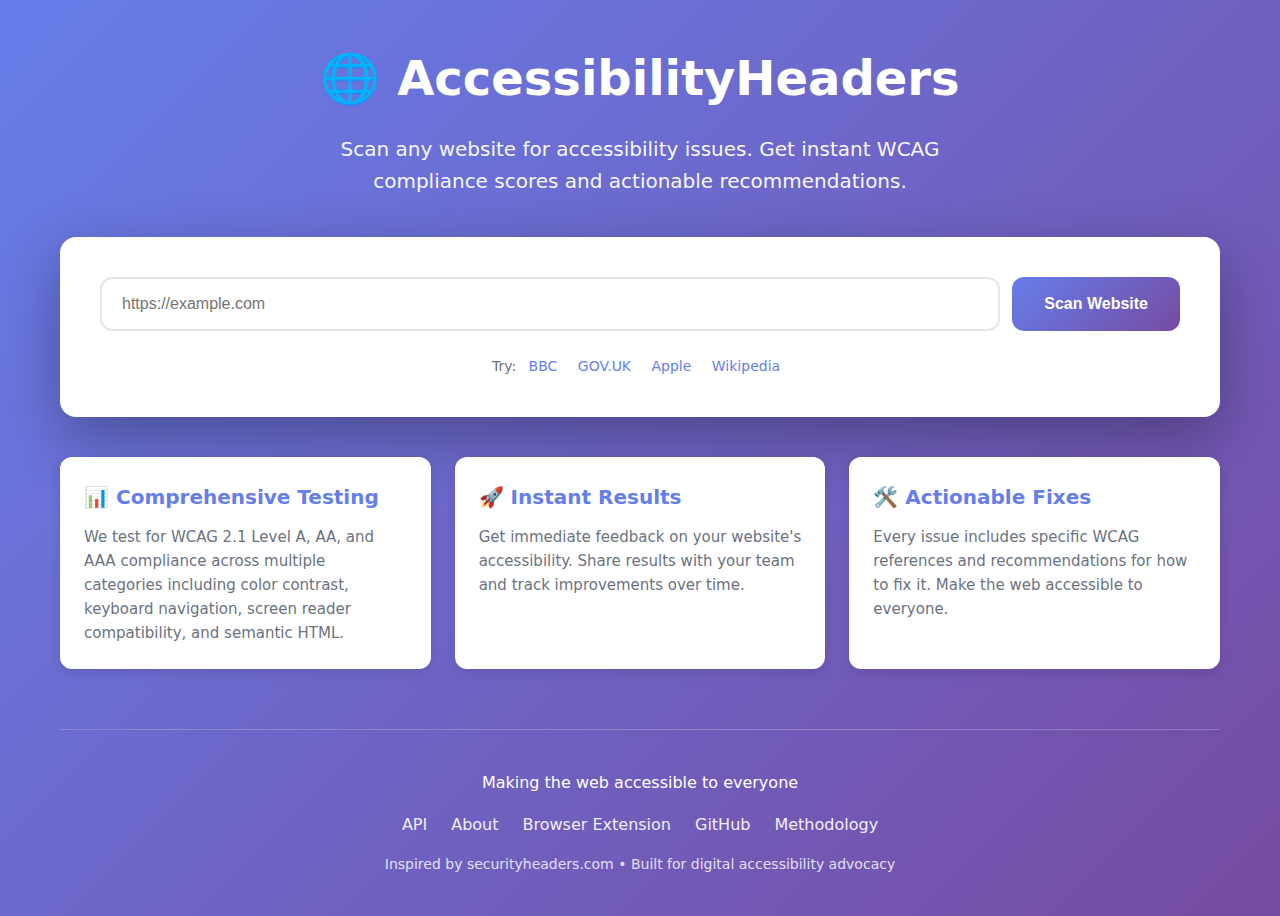
<file: accessibility-tools/dashboard/index.html>
<!DOCTYPE html>
<html lang="en">
<head>
  <meta charset="UTF-8">
  <meta name="viewport" content="width=device-width, initial-scale=1.0">
  <meta name="description" content="Scan any website for accessibility issues. Get instant WCAG compliance scores and actionable recommendations.">
  <title>AccessibilityHeaders.com - Scan Web Accessibility</title>
  <style>
    * {
      margin: 0;
      padding: 0;
      box-sizing: border-box;
    }

    body {
      font-family: system-ui, -apple-system, BlinkMacSystemFont, 'Segoe UI', sans-serif;
      line-height: 1.6;
      color: #1f2937;
      background: linear-gradient(135deg, #667eea 0%, #764ba2 100%);
      min-height: 100vh;
    }

    .container {
      max-width: 1200px;
      margin: 0 auto;
      padding: 40px 20px;
    }

    header {
      text-align: center;
      color: white;
      margin-bottom: 40px;
    }

    h1 {
      font-size: 48px;
      margin-bottom: 16px;
      font-weight: 700;
    }

    .subtitle {
      font-size: 20px;
      opacity: 0.95;
      max-width: 600px;
      margin: 0 auto;
    }

    .scanner-card {
      background: white;
      border-radius: 16px;
      padding: 40px;
      box-shadow: 0 20px 60px rgba(0, 0, 0, 0.3);
      margin-bottom: 40px;
    }

    .input-group {
      display: flex;
      gap: 12px;
      margin-bottom: 24px;
    }

    #urlInput {
      flex: 1;
      padding: 16px 20px;
      font-size: 16px;
      border: 2px solid #e5e7eb;
      border-radius: 12px;
      transition: all 0.2s;
    }

    #urlInput:focus {
      outline: none;
      border-color: #667eea;
      box-shadow: 0 0 0 3px rgba(102, 126, 234, 0.1);
    }

    .scan-btn {
      padding: 16px 32px;
      font-size: 16px;
      font-weight: 600;
      color: white;
      background: linear-gradient(135deg, #667eea 0%, #764ba2 100%);
      border: none;
      border-radius: 12px;
      cursor: pointer;
      transition: transform 0.2s;
    }

    .scan-btn:hover {
      transform: translateY(-2px);
    }

    .scan-btn:active {
      transform: translateY(0);
    }

    .scan-btn:disabled {
      opacity: 0.6;
      cursor: not-allowed;
      transform: none;
    }

    .example-sites {
      text-align: center;
      font-size: 14px;
      color: #6b7280;
    }

    .example-sites a {
      color: #667eea;
      text-decoration: none;
      margin: 0 8px;
    }

    .example-sites a:hover {
      text-decoration: underline;
    }

    #results {
      display: none;
    }

    .score-display {
      text-align: center;
      padding: 40px;
      background: linear-gradient(135deg, #f9fafb 0%, #e5e7eb 100%);
      border-radius: 12px;
      margin-bottom: 32px;
    }

    .score-circle {
      width: 200px;
      height: 200px;
      margin: 0 auto 24px;
      border-radius: 50%;
      display: flex;
      align-items: center;
      justify-content: center;
      flex-direction: column;
      font-size: 72px;
      font-weight: bold;
      position: relative;
      background: white;
      box-shadow: 0 4px 20px rgba(0, 0, 0, 0.1);
    }

    .score-number {
      display: block;
    }

    .score-label {
      font-size: 18px;
      font-weight: 600;
      text-transform: uppercase;
      letter-spacing: 1px;
      margin-top: 8px;
    }

    .score-excellent { color: #10b981; }
    .score-good { color: #3b82f6; }
    .score-fair { color: #f59e0b; }
    .score-poor { color: #ef4444; }
    .score-critical { color: #991b1b; }

    .wcag-compliance {
      display: flex;
      justify-content: center;
      gap: 16px;
      margin-top: 24px;
    }

    .wcag-badge {
      padding: 12px 24px;
      border-radius: 8px;
      font-weight: 600;
      font-size: 14px;
      text-transform: uppercase;
    }

    .wcag-pass {
      background: #d1fae5;
      color: #065f46;
    }

    .wcag-fail {
      background: #fee2e2;
      color: #991b1b;
    }

    .section {
      margin-bottom: 32px;
    }

    .section-header {
      display: flex;
      justify-content: space-between;
      align-items: center;
      margin-bottom: 16px;
      padding-bottom: 12px;
      border-bottom: 2px solid #e5e7eb;
    }

    .section-title {
      font-size: 24px;
      font-weight: 700;
    }

    .section-score {
      font-size: 32px;
      font-weight: bold;
    }

    .issue-list {
      display: flex;
      flex-direction: column;
      gap: 12px;
    }

    .issue-item {
      padding: 16px;
      background: #f9fafb;
      border-left: 4px solid;
      border-radius: 8px;
      transition: transform 0.2s;
    }

    .issue-item:hover {
      transform: translateX(4px);
    }

    .issue-critical { border-color: #ef4444; }
    .issue-serious { border-color: #f59e0b; }
    .issue-moderate { border-color: #3b82f6; }
    .issue-minor { border-color: #6b7280; }

    .issue-header {
      display: flex;
      justify-content: space-between;
      align-items: start;
      margin-bottom: 8px;
    }

    .issue-title {
      font-weight: 600;
      font-size: 16px;
    }

    .issue-severity {
      padding: 4px 12px;
      border-radius: 12px;
      font-size: 11px;
      font-weight: 700;
      text-transform: uppercase;
      background: #e5e7eb;
      color: #374151;
    }

    .issue-description {
      color: #6b7280;
      font-size: 14px;
      margin-bottom: 8px;
    }

    .issue-wcag {
      font-size: 12px;
      color: #9ca3af;
    }

    .share-section {
      text-align: center;
      padding: 24px;
      background: #f9fafb;
      border-radius: 12px;
      margin-top: 32px;
    }

    .share-url {
      background: white;
      padding: 12px 16px;
      border: 1px solid #e5e7eb;
      border-radius: 8px;
      font-family: monospace;
      font-size: 14px;
      margin: 16px 0;
      word-break: break-all;
    }

    .share-buttons {
      display: flex;
      justify-content: center;
      gap: 12px;
      margin-top: 16px;
    }

    .share-btn {
      padding: 8px 16px;
      border: 1px solid #e5e7eb;
      border-radius: 8px;
      background: white;
      cursor: pointer;
      font-size: 14px;
      transition: all 0.2s;
    }

    .share-btn:hover {
      background: #f9fafb;
      border-color: #667eea;
    }

    .footer {
      text-align: center;
      color: white;
      margin-top: 60px;
      padding-top: 40px;
      border-top: 1px solid rgba(255, 255, 255, 0.2);
    }

    .footer-links {
      display: flex;
      justify-content: center;
      gap: 24px;
      margin-top: 16px;
    }

    .footer-links a {
      color: white;
      text-decoration: none;
      opacity: 0.9;
    }

    .footer-links a:hover {
      opacity: 1;
      text-decoration: underline;
    }

    .info-grid {
      display: grid;
      grid-template-columns: repeat(auto-fit, minmax(300px, 1fr));
      gap: 24px;
      margin-top: 40px;
    }

    .info-card {
      background: white;
      padding: 24px;
      border-radius: 12px;
      box-shadow: 0 4px 12px rgba(0, 0, 0, 0.1);
    }

    .info-card h3 {
      font-size: 20px;
      margin-bottom: 12px;
      color: #667eea;
    }

    .info-card p {
      color: #6b7280;
      font-size: 15px;
    }

    .loading {
      text-align: center;
      padding: 40px;
    }

    .spinner {
      border: 4px solid #f3f4f6;
      border-top: 4px solid #667eea;
      border-radius: 50%;
      width: 48px;
      height: 48px;
      animation: spin 1s linear infinite;
      margin: 0 auto 16px;
    }

    @keyframes spin {
      0% { transform: rotate(0deg); }
      100% { transform: rotate(360deg); }
    }

    .recommendation-box {
      background: #eff6ff;
      border-left: 4px solid #3b82f6;
      padding: 16px;
      border-radius: 8px;
      margin-top: 12px;
    }

    .recommendation-box h4 {
      color: #1e40af;
      margin-bottom: 8px;
      font-size: 16px;
    }

    .recommendation-box p {
      color: #374151;
      font-size: 14px;
    }
  </style>
</head>
<body>
  <div class="container">
    <header>
      <h1>🌐 AccessibilityHeaders</h1>
      <p class="subtitle">
        Scan any website for accessibility issues. Get instant WCAG compliance scores and actionable recommendations.
      </p>
    </header>

    <div class="scanner-card">
      <div class="input-group">
        <input
          type="url"
          id="urlInput"
          placeholder="https://example.com"
          aria-label="Enter website URL to scan"
        />
        <button class="scan-btn" id="scanBtn" onclick="scanWebsite()">
          Scan Website
        </button>
      </div>
      <div class="example-sites">
        <span>Try:</span>
        <a href="#" onclick="scanExample('https://www.bbc.com'); return false;">BBC</a>
        <a href="#" onclick="scanExample('https://www.gov.uk'); return false;">GOV.UK</a>
        <a href="#" onclick="scanExample('https://www.apple.com'); return false;">Apple</a>
        <a href="#" onclick="scanExample('https://www.wikipedia.org'); return false;">Wikipedia</a>
      </div>
    </div>

    <div id="results"></div>

    <div class="info-grid">
      <div class="info-card">
        <h3>📊 Comprehensive Testing</h3>
        <p>
          We test for WCAG 2.1 Level A, AA, and AAA compliance across multiple categories including color contrast, keyboard navigation, screen reader compatibility, and semantic HTML.
        </p>
      </div>
      <div class="info-card">
        <h3>🚀 Instant Results</h3>
        <p>
          Get immediate feedback on your website's accessibility. Share results with your team and track improvements over time.
        </p>
      </div>
      <div class="info-card">
        <h3>🛠️ Actionable Fixes</h3>
        <p>
          Every issue includes specific WCAG references and recommendations for how to fix it. Make the web accessible to everyone.
        </p>
      </div>
    </div>

    <footer class="footer">
      <p>Making the web accessible to everyone</p>
      <div class="footer-links">
        <a href="#api">API</a>
        <a href="#about">About</a>
        <a href="#browser-extension">Browser Extension</a>
        <a href="https://github.com/accessibility-everywhere" target="_blank">GitHub</a>
        <a href="#methodology">Methodology</a>
      </div>
      <p style="margin-top: 16px; font-size: 14px; opacity: 0.8;">
        Inspired by securityheaders.com • Built for digital accessibility advocacy
      </p>
    </footer>
  </div>

  <script src="scanner.js"></script>
</body>
</html>
</file>
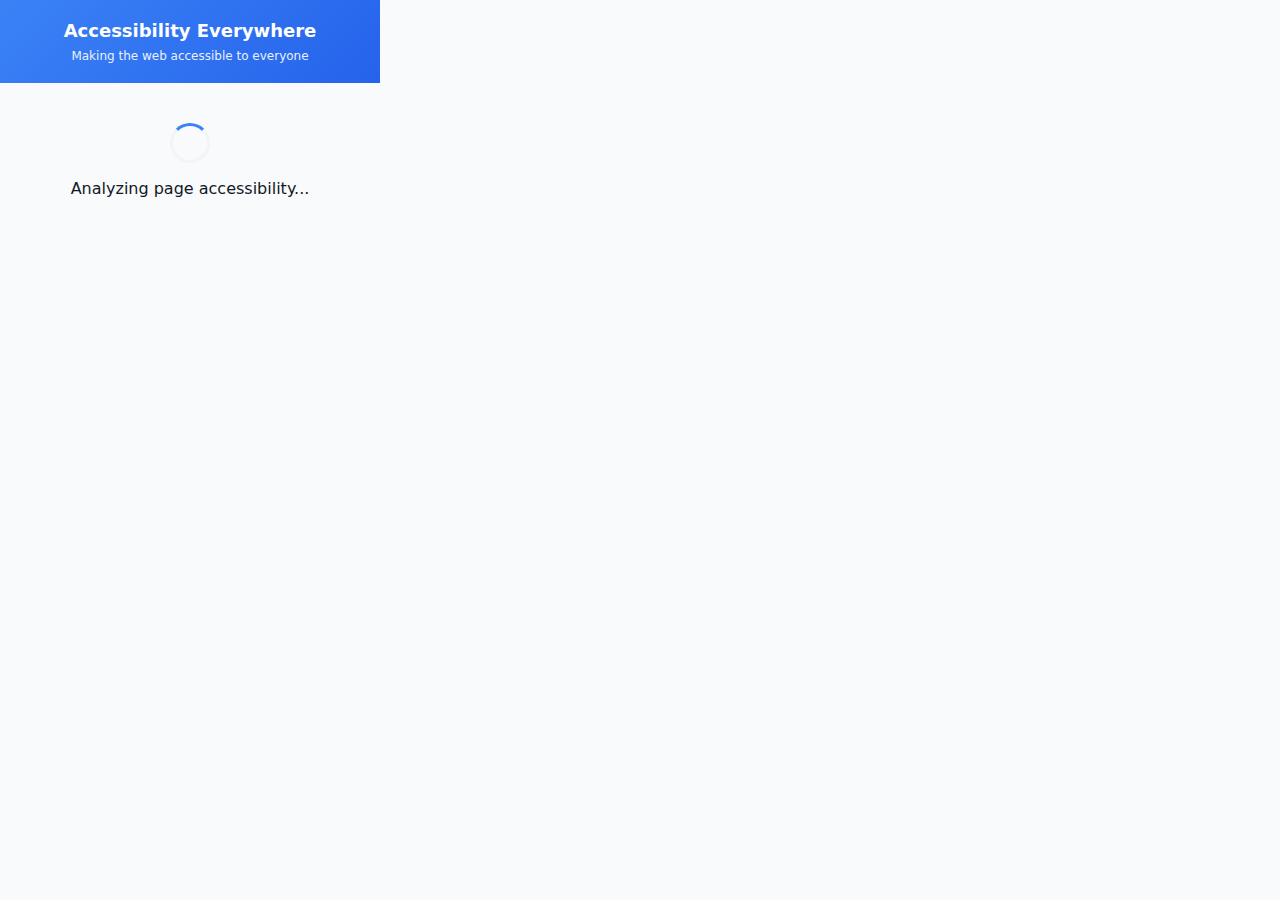
<file: accessibility-tools/browser-extension/popup.html>
<!DOCTYPE html>
<html lang="en">
<head>
  <meta charset="UTF-8">
  <meta name="viewport" content="width=device-width, initial-scale=1.0">
  <title>Accessibility Everywhere</title>
  <style>
    * {
      margin: 0;
      padding: 0;
      box-sizing: border-box;
    }

    body {
      width: 380px;
      font-family: system-ui, -apple-system, BlinkMacSystemFont, 'Segoe UI', sans-serif;
      background: #f9fafb;
      color: #111827;
    }

    .header {
      background: linear-gradient(135deg, #3b82f6 0%, #2563eb 100%);
      color: white;
      padding: 20px;
      text-align: center;
    }

    .header h1 {
      font-size: 18px;
      margin-bottom: 8px;
      font-weight: 600;
    }

    .header p {
      font-size: 12px;
      opacity: 0.9;
    }

    .score-container {
      background: white;
      margin: 16px;
      padding: 20px;
      border-radius: 12px;
      box-shadow: 0 1px 3px rgba(0, 0, 0, 0.1);
      text-align: center;
    }

    .score-circle {
      width: 120px;
      height: 120px;
      margin: 0 auto 16px;
      border-radius: 50%;
      display: flex;
      align-items: center;
      justify-content: center;
      font-size: 48px;
      font-weight: bold;
      position: relative;
    }

    .score-circle::before {
      content: '';
      position: absolute;
      inset: -8px;
      border-radius: 50%;
      border: 8px solid;
      border-color: inherit;
      opacity: 0.2;
    }

    .score-excellent { color: #10b981; border-color: #10b981; }
    .score-good { color: #3b82f6; border-color: #3b82f6; }
    .score-fair { color: #f59e0b; border-color: #f59e0b; }
    .score-poor { color: #ef4444; border-color: #ef4444; }
    .score-critical { color: #991b1b; border-color: #991b1b; }

    .score-label {
      font-size: 14px;
      font-weight: 600;
      text-transform: uppercase;
      letter-spacing: 0.5px;
      margin-bottom: 4px;
    }

    .score-description {
      font-size: 12px;
      color: #6b7280;
    }

    .wcag-badges {
      display: flex;
      justify-content: center;
      gap: 8px;
      margin-top: 16px;
    }

    .wcag-badge {
      padding: 6px 12px;
      border-radius: 6px;
      font-size: 11px;
      font-weight: 600;
      text-transform: uppercase;
    }

    .wcag-badge.pass {
      background: #d1fae5;
      color: #065f46;
    }

    .wcag-badge.fail {
      background: #fee2e2;
      color: #991b1b;
    }

    .issues-section {
      background: white;
      margin: 0 16px 16px;
      padding: 16px;
      border-radius: 12px;
      box-shadow: 0 1px 3px rgba(0, 0, 0, 0.1);
    }

    .section-title {
      font-size: 14px;
      font-weight: 600;
      margin-bottom: 12px;
      display: flex;
      align-items: center;
      gap: 8px;
    }

    .issue-item {
      padding: 12px;
      background: #f9fafb;
      border-left: 3px solid;
      border-radius: 6px;
      margin-bottom: 8px;
      font-size: 13px;
    }

    .issue-item:last-child {
      margin-bottom: 0;
    }

    .issue-critical { border-color: #ef4444; }
    .issue-serious { border-color: #f59e0b; }
    .issue-moderate { border-color: #3b82f6; }
    .issue-minor { border-color: #6b7280; }

    .issue-header {
      display: flex;
      justify-content: space-between;
      align-items: start;
      margin-bottom: 4px;
    }

    .issue-title {
      font-weight: 600;
      color: #111827;
    }

    .issue-count {
      background: #e5e7eb;
      padding: 2px 8px;
      border-radius: 12px;
      font-size: 11px;
      font-weight: 600;
    }

    .issue-wcag {
      font-size: 11px;
      color: #6b7280;
      margin-top: 4px;
    }

    .actions {
      padding: 16px;
      display: flex;
      flex-direction: column;
      gap: 8px;
    }

    .btn {
      padding: 12px 16px;
      border: none;
      border-radius: 8px;
      font-size: 14px;
      font-weight: 600;
      cursor: pointer;
      transition: all 0.2s;
      text-align: center;
    }

    .btn-primary {
      background: #3b82f6;
      color: white;
    }

    .btn-primary:hover {
      background: #2563eb;
    }

    .btn-secondary {
      background: white;
      color: #374151;
      border: 1px solid #d1d5db;
    }

    .btn-secondary:hover {
      background: #f9fafb;
    }

    .footer {
      padding: 16px;
      text-align: center;
      font-size: 11px;
      color: #6b7280;
      border-top: 1px solid #e5e7eb;
    }

    .footer a {
      color: #3b82f6;
      text-decoration: none;
    }

    .footer a:hover {
      text-decoration: underline;
    }

    .loading {
      text-align: center;
      padding: 40px 20px;
    }

    .spinner {
      border: 3px solid #f3f4f6;
      border-top: 3px solid #3b82f6;
      border-radius: 50%;
      width: 40px;
      height: 40px;
      animation: spin 1s linear infinite;
      margin: 0 auto 16px;
    }

    @keyframes spin {
      0% { transform: rotate(0deg); }
      100% { transform: rotate(360deg); }
    }

    .error {
      background: #fee2e2;
      color: #991b1b;
      padding: 16px;
      margin: 16px;
      border-radius: 8px;
      font-size: 13px;
    }
  </style>
</head>
<body>
  <div class="header">
    <h1>Accessibility Everywhere</h1>
    <p>Making the web accessible to everyone</p>
  </div>

  <div id="content">
    <div class="loading">
      <div class="spinner"></div>
      <p>Analyzing page accessibility...</p>
    </div>
  </div>

  <script src="popup.js"></script>
</body>
</html>
</file>
